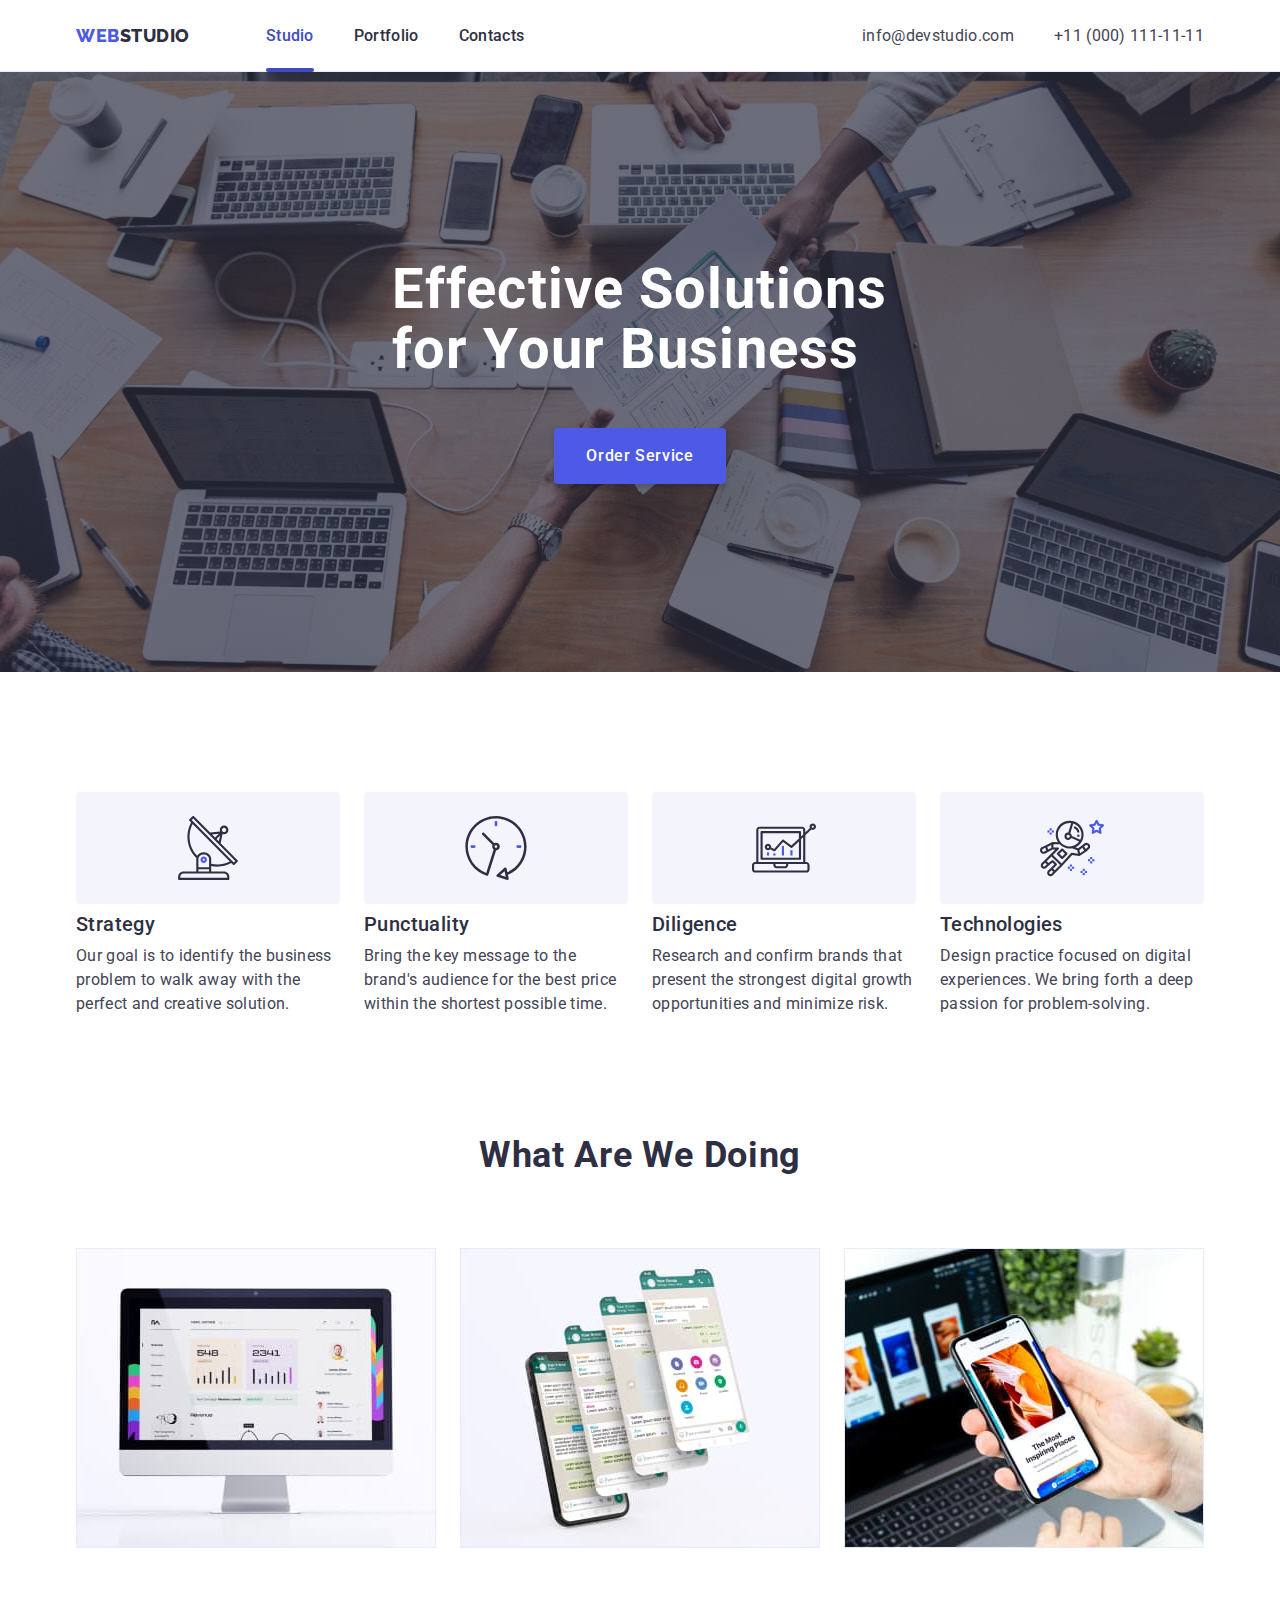
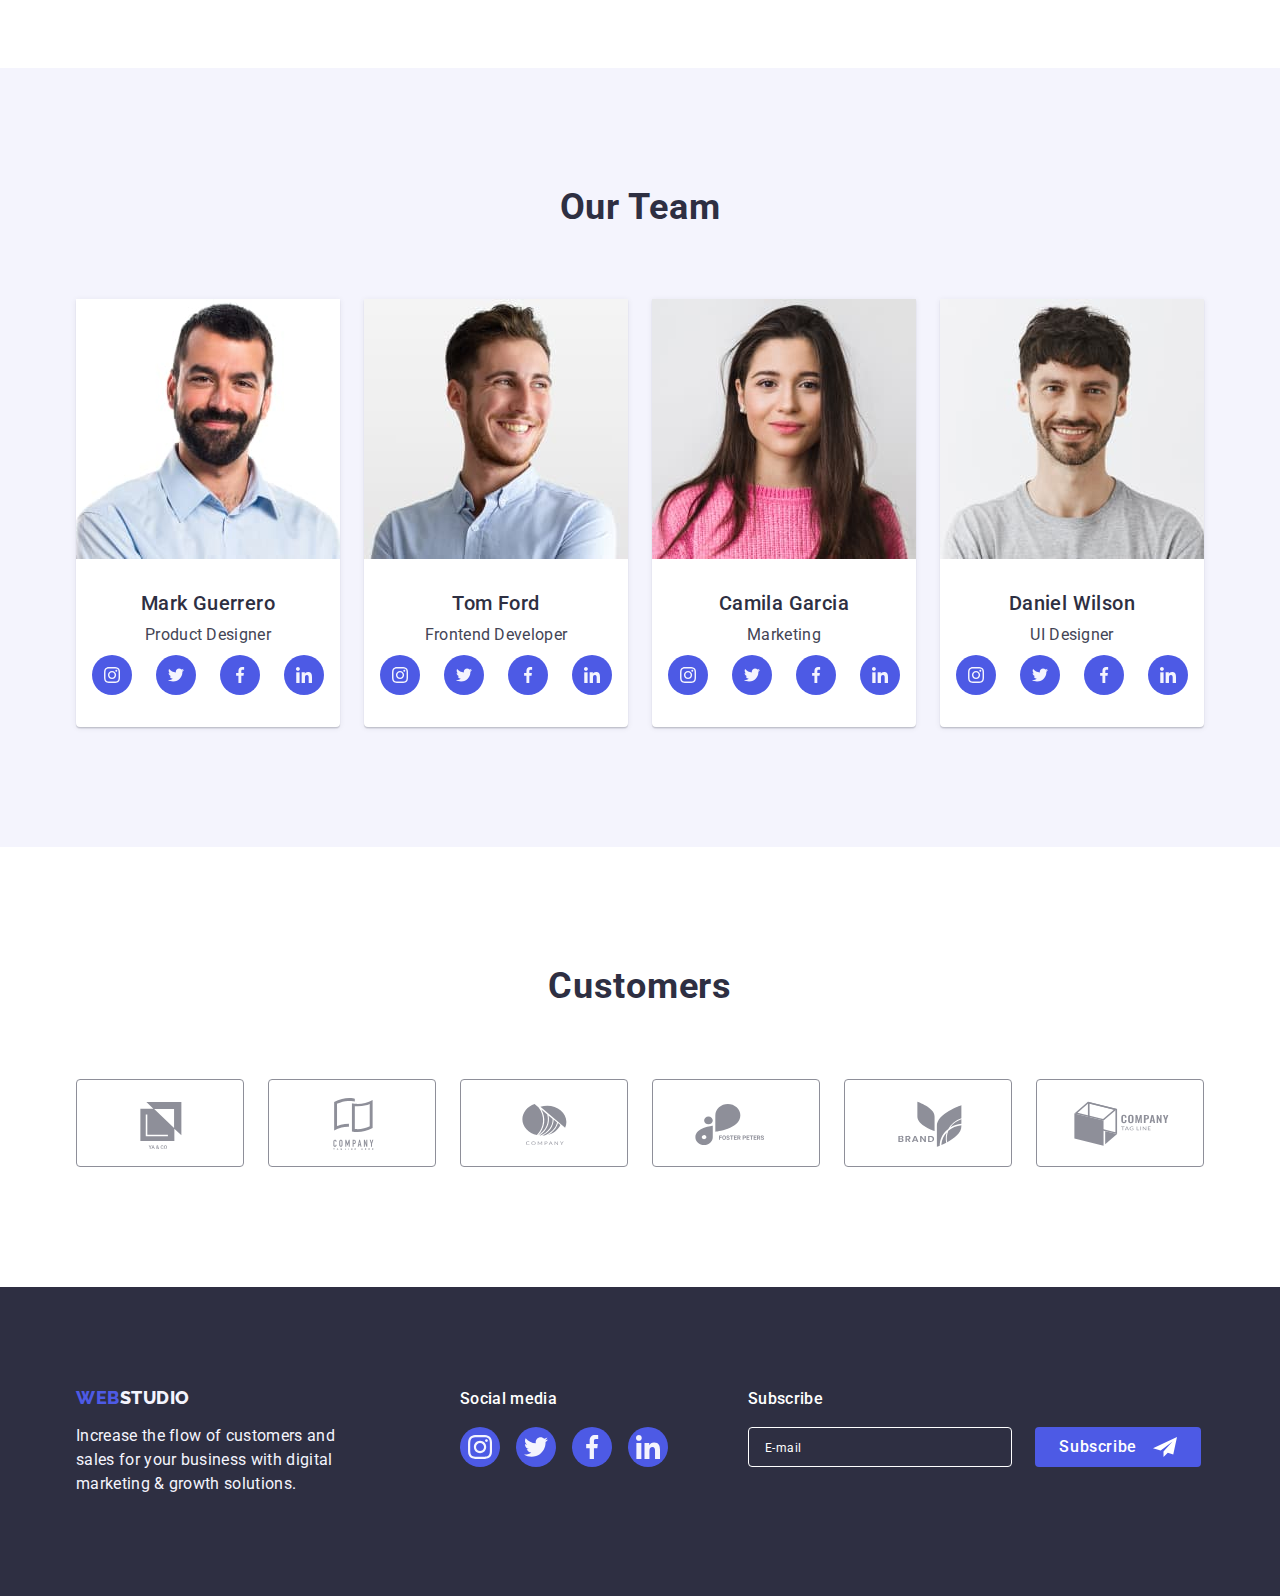
<file: index.html>
<!DOCTYPE html>
<html lang="en">
  <head>
    <meta charset="UTF-8" />
    <meta http-equiv="X-UA-Compatible" content="IE=edge" />
    <meta name="viewport" content="width=device-width, initial-scale=1.0" />
    <title>Studio</title>
    <link rel="preconnect" href="https://fonts.googleapis.com" />
    <link rel="preconnect" href="https://fonts.gstatic.com" crossorigin />
    <link
      href="https://fonts.googleapis.com/css2?family=Raleway:wght@800&family=Roboto:wght@400;500;700;900&display=swap"
      rel="stylesheet"
    />
    <link
      rel="stylesheet"
      href="https://cdn.jsdelivr.net/npm/modern-normalize@1.1.0/modern-normalize.min.css"
    />
    <link rel="stylesheet" href="./css/styles.css" />
  </head>
  <body>
    <!-- Header-->
    <header class="page-header">
      <div class="container page-header-container">
        <nav class="page-nav">
          <a class="logo-header link" href="./index.html"
            >Web<span class="accent-logo-header">Studio</span></a
          >
          <ul class="menu list">
            <li class="menu-item">
              <a class="menu-link link line-header" href="./index.html"
                >Studio</a
              >
            </li>
            <li class="menu-item">
              <a class="menu-link link" href="./portfolio.html">Portfolio</a>
            </li>
            <li class="menu-item">
              <a class="menu-link link" href="">Contacts</a>
            </li>
          </ul>
        </nav>
        <address class="contact-us list">
          <ul class="address-list list">
            <li>
              <a class="contact-us-link link" href="mailto:info@devstudio.com">
                info@devstudio.com</a
              >
            </li>
            <li>
              <a class="contact-us-link link" href="tel:+110001111111">
                +11 (000) 111-11-11</a
              >
            </li>
          </ul>
        </address>
      </div>
    </header>
    <main>
      <!--Hero-->
      <section class="hero">
        <div class="container hero-content">
          <h1 class="hero-title">Effective Solutions for Your Business</h1>
          <button class="button-primary" type="button" data-modal-open>
            Order Service
          </button>
        </div>
      </section>
      <!--Features-->
      <section class="section">
        <div class="container">
          <h2 class="visually-hidden">Features</h2>
          <ul class="features-list list">
            <li class="feature-content">
              <div class="feature-list-icon">
                <svg class="feature-icon" width="64" height="64">
                  <use href="./images/icon.svg#icon-antenna"></use>
                </svg>
              </div>

              <h3 class="subtitle feature">Strategy</h3>
              <p class="section-description">
                Our goal is to identify the business problem to walk away with
                the perfect and creative solution.
              </p>
            </li>
            <li class="feature-content">
              <div class="feature-list-icon">
                <svg class="feature-icon" width="64" height="64">
                  <use href="./images/icon.svg#icon-clock"></use>
                </svg>
              </div>
              <h3 class="subtitle feature">Punctuality</h3>
              <p class="section-description">
                Bring the key message to the brand's audience for the best price
                within the shortest possible time.
              </p>
            </li>
            <li class="feature-content">
              <div class="feature-list-icon">
                <svg class="feature-icon" width="64" height="64">
                  <use href="./images/icon.svg#icon-diagram"></use>
                </svg>
              </div>
              <h3 class="subtitle feature">Diligence</h3>
              <p class="section-description">
                Research and confirm brands that present the strongest digital
                growth opportunities and minimize risk.
              </p>
            </li>
            <li class="feature-content">
              <div class="feature-list-icon">
                <svg class="feature-icon" width="64" height="64">
                  <use href="./images/icon.svg#icon-astronaut"></use>
                </svg>
              </div>
              <h3 class="subtitle feature">Technologies</h3>
              <p class="section-description">
                Design practice focused on digital experiences. We bring forth a
                deep passion for problem-solving.
              </p>
            </li>
          </ul>
        </div>
      </section>
      <!--What are we doing-->
      <section class="section work">
        <div class="container">
          <h2 class="section-title">What are we doing</h2>
          <ul class="examples-content list">
            <li class="pictures">
              <img
                src="./images/img1.jpg"
                alt="personal computer"
                width="360"
              />
            </li>
            <li class="pictures">
              <img src="./images/img2.jpg" alt="mobile phone" width="360" />
            </li>
            <li class="pictures">
              <img
                src="./images/img3.jpg"
                alt="mobile and laptop"
                width="360"
              />
            </li>
          </ul>
        </div>
      </section>
      <!--Our team-->
      <section class="our-team section">
        <div class="container">
          <h2 class="section-title">Our Team</h2>
          <ul class="employees list">
            <li class="content">
              <img
                src="./images/mark-guerrero.jpg"
                alt="Mark Guerrero"
                width="264"
              />
              <div class="employees-wrapper">
                <h3 class="subtitle name-surname">Mark Guerrero</h3>
                <p class="section-description position">Product Designer</p>
                <ul class="social-list list">
                  <li class="social-list-item">
                    <a href class="social-list-link"
                      ><svg class="social-list-icon" width="16" height="16">
                        <use href="./images/icon.svg#icon-instagram"></use>
                      </svg>
                    </a>
                  </li>
                  <li class="social-list-item">
                    <a href class="social-list-link"
                      ><svg class="social-list-icon" width="16" height="16">
                        <use href="./images/icon.svg#icon-twitter"></use>
                      </svg>
                    </a>
                  </li>
                  <li class="social-list-item">
                    <a href class="social-list-link"
                      ><svg class="social-list-icon" width="16" height="16">
                        <use href="./images/icon.svg#icon-facebook"></use>
                      </svg>
                    </a>
                  </li>
                  <li class="social-list-item">
                    <a href class="social-list-link"
                      ><svg class="social-list-icon" width="16" height="16">
                        <use href="./images/icon.svg#icon-linkedin"></use>
                      </svg>
                    </a>
                  </li>
                </ul>
              </div>
            </li>

            <li class="content">
              <img src="./images/tom-ford.jpg" alt="Tom Ford" width="264" />
              <div class="employees-wrapper">
                <h3 class="subtitle name-surname">Tom Ford</h3>
                <p class="section-description position">Frontend Developer</p>
                <ul class="social-list list">
                  <li class="social-list-item">
                    <a href class="social-list-link"
                      ><svg class="social-list-icon" width="16" height="20">
                        <use href="./images/icon.svg#icon-instagram"></use>
                      </svg>
                    </a>
                  </li>
                  <li class="social-list-item">
                    <a href class="social-list-link"
                      ><svg class="social-list-icon" width="16" height="20">
                        <use href="./images/icon.svg#icon-twitter"></use>
                      </svg>
                    </a>
                  </li>
                  <li class="social-list-item">
                    <a href class="social-list-link"
                      ><svg class="social-list-icon" width="16" height="20">
                        <use href="./images/icon.svg#icon-facebook"></use>
                      </svg>
                    </a>
                  </li>
                  <li class="social-list-item">
                    <a href class="social-list-link"
                      ><svg class="social-list-icon" width="16" height="20">
                        <use href="./images/icon.svg#icon-linkedin"></use>
                      </svg>
                    </a>
                  </li>
                </ul>
              </div>
            </li>

            <li class="content">
              <img
                src="./images/camila-garcia.jpg"
                alt="Camila Garciao"
                width="264"
              />
              <div class="employees-wrapper">
                <h3 class="subtitle name-surname">Camila Garcia</h3>
                <p class="section-description position">Marketing</p>
                <ul class="social-list list">
                  <li class="social-list-item">
                    <a href class="social-list-link"
                      ><svg class="social-list-icon" width="16" height="20">
                        <use href="./images/icon.svg#icon-instagram"></use>
                      </svg>
                    </a>
                  </li>
                  <li class="social-list-item">
                    <a href class="social-list-link"
                      ><svg class="social-list-icon" width="16" height="20">
                        <use href="./images/icon.svg#icon-twitter"></use>
                      </svg>
                    </a>
                  </li>
                  <li class="social-list-item">
                    <a href class="social-list-link"
                      ><svg class="social-list-icon" width="16" height="20">
                        <use href="./images/icon.svg#icon-facebook"></use>
                      </svg>
                    </a>
                  </li>
                  <li class="social-list-item">
                    <a href class="social-list-link"
                      ><svg class="social-list-icon" width="16" height="20">
                        <use href="./images/icon.svg#icon-linkedin"></use>
                      </svg>
                    </a>
                  </li>
                </ul>
              </div>
            </li>

            <li class="content">
              <img
                src="./images/daniel-wilson.jpg"
                alt="Daniel Wilson"
                width="264"
              />
              <div class="employees-wrapper">
                <h3 class="subtitle name-surname">Daniel Wilson</h3>
                <p class="section-description position">UI Designer</p>
                <ul class="social-list list">
                  <li class="social-list-item">
                    <a href class="social-list-link"
                      ><svg class="social-list-icon" width="16" height="20">
                        <use href="./images/icon.svg#icon-instagram"></use>
                      </svg>
                    </a>
                  </li>
                  <li class="social-list-item">
                    <a href class="social-list-link"
                      ><svg class="social-list-icon" width="16" height="20">
                        <use href="./images/icon.svg#icon-twitter"></use>
                      </svg>
                    </a>
                  </li>
                  <li class="social-list-item">
                    <a href class="social-list-link"
                      ><svg class="social-list-icon" width="16" height="20">
                        <use href="./images/icon.svg#icon-facebook"></use>
                      </svg>
                    </a>
                  </li>
                  <li class="social-list-item">
                    <a href class="social-list-link"
                      ><svg class="social-list-icon" width="16" height="20">
                        <use href="./images/icon.svg#icon-linkedin"></use>
                      </svg>
                    </a>
                  </li>
                </ul>
              </div>
            </li>
          </ul>
        </div>
      </section>
      <!-- Customers -->
      <section class="section customers">
        <div class="container">
          <h2 class="section-title">Customers</h2>
          <ul class="customers-list list">
            <li class="customer-item">
              <a href class="customer-link"
                ><svg class="customer-icon" width="104" height="56">
                  <use href="./images/icon.svg#icon-Logo"></use>
                </svg>
              </a>
            </li>
            <li class="customer-item">
              <a href class="customer-link"
                ><svg class="customer-icon" width="104" height="56">
                  <use href="./images/icon.svg#icon-Logo-1"></use>
                </svg>
              </a>
            </li>
            <li class="customer-item">
              <a href class="customer-link"
                ><svg class="customer-icon" width="104" height="56">
                  <use href="./images/icon.svg#icon-Logo-2"></use>
                </svg>
              </a>
            </li>
            <li class="customer-item">
              <a href class="customer-link"
                ><svg class="customer-icon" width="104" height="56">
                  <use href="./images/icon.svg#icon-Logo-3"></use>
                </svg>
              </a>
            </li>
            <li class="customer-item">
              <a href class="customer-link"
                ><svg class="customer-icon" width="104" height="56">
                  <use href="./images/icon.svg#icon-Logo-4"></use>
                </svg>
              </a>
            </li>
            <li class="customer-item">
              <a href class="customer-link"
                ><svg class="customer-icon" width="104" height="56">
                  <use href="./images/icon.svg#icon-Logo-5"></use>
                </svg>
              </a>
            </li>
          </ul>
        </div>
      </section>
    </main>

    <!--Footer-->
    <footer class="footer">
      <div class="container footer-content">
        <div class="logo-text">
          <a class="logo-footer link" href="./index.html"
            >Web<span class="accent-logo-footer">Studio</span></a
          >
          <p class="footer-description">
            Increase the flow of customers and sales for your business with
            digital marketing & growth solutions.
          </p>
        </div>

        <div class="social-media-footer">
          <p class="social-media-title">Social media</p>
          <ul class="social-list-footer list">
            <li class="social-list-item">
              <a href class="social-list-link footer-accent"
                ><svg class="social-list-icon" width="24" height="24">
                  <use href="./images/icon.svg#icon-instagram"></use>
                </svg>
              </a>
            </li>
            <li class="social-list-item">
              <a href class="social-list-link footer-accent"
                ><svg class="social-list-icon" width="24" height="24">
                  <use href="./images/icon.svg#icon-twitter"></use>
                </svg>
              </a>
            </li>
            <li class="social-list-item">
              <a href class="social-list-link footer-accent"
                ><svg class="social-list-icon" width="24" height="24">
                  <use href="./images/icon.svg#icon-facebook"></use>
                </svg>
              </a>
            </li>
            <li class="social-list-item">
              <a href class="social-list-link footer-accent"
                ><svg class="social-list-icon" width="24" height="24">
                  <use href="./images/icon.svg#icon-linkedin"></use>
                </svg>
              </a>
            </li>
          </ul>
        </div>
        <form class="footer-subscribe">
          <p class="footer-subscribe-description">Subscribe</p>
          <div class="footer-subscribe-wrapper">
            <label class="footer-subscribe-field"
              ><input
                type="email"
                name="email"
                class="footer-form-input"
                placeholder="E-mail"
                required
            /></label>
            <button type="submit" class="footer-subscribe-btn">
              Subscribe
              <svg class="footer-subscreibe-btn-icon" width="24" height="24">
                <use href="./images/icon.svg#icon-subscribe-icon"></use>
              </svg>
            </button>
          </div>
        </form>
      </div>
    </footer>
    <div class="backdrop is-hidden" data-modal>
      <div class="modal">
        <button type="button" class="modal-close-btn" data-modal-close>
          <svg class="modal-close-btn-icon" width="8" height="8">
            <use href="images/icon.svg#icon-close-modal"></use>
          </svg>
        </button>

        <form class="modal-form">
          <p class="modal-form-text">
            Leave your contacts and we will call you back
          </p>
          <label class="modal-form-field"
            ><span class="modal-form-input-desc">Name</span>
            <span class="modal-form-input-wrapper">
              <input
                type="text"
                class="modal-form-input"
                name="user_name"
                required
                pattern="[a-zA-Zа-яА-ЯіІїЇ]+"
                minlength="2"
              />
              <svg class="modal-form-input-icon" width="18" height="18">
                <use href="./images/icon.svg#icon-user-name"></use>
              </svg>
            </span>
          </label>
          <label class="modal-form-field"
            ><span class="modal-form-input-desc">Phone</span>
            <span class="modal-form-input-wrapper">
              <input
                type="tel"
                class="modal-form-input"
                name="user_phone_number"
                required
                pattern="[0-9]{3}-[0-9]{3}-[0-9]{2}-[0-9]{2}"
                title="xxx-xxx-xx-xx"
              />
              <svg class="modal-form-input-icon" width="18" height="24">
                <use href="./images/icon.svg#icon-user-phone"></use>
              </svg>
            </span>
          </label>
          <label class="modal-form-field"
            ><span class="modal-form-input-desc">Email</span>
            <span class="modal-form-input-wrapper">
              <input
                type="email"
                class="modal-form-input"
                name="user_email"
                required
              />
              <svg class="modal-form-input-icon" width="18" height="24">
                <use href="./images/icon.svg#icon-user-email"></use>
              </svg>
            </span>
          </label>
          <label class="modal-form-field"
            ><span class="modal-form-input-desc">Comment</span>
            <textarea
              name="user_message"
              class="modal-form-message"
              placeholder="Text input"
            ></textarea>
          </label>
          <input
            id="user-policy"
            type="checkbox"
            name="user_policy"
            class="modal-form-check visually-hidden"
          />
          <label for="user-policy" class="modal-form-check-desc">
            <span class="modal-form-fake-checkbox">
              <svg class="modal-form-fake-checkbox-icon" width="10" height="8">
                <use href="./images/icon.svg#icon-checkbox"></use>
              </svg>
            </span>
            I accept the terms and conditions of the&nbsp;<a
              href=""
              class="modal-form-link"
              >Privacy Policy</a
            >
          </label>
          <button type="submit" class="modal-form-submit">Send</button>
        </form>
      </div>
    </div>
    <script src="./js/modal.js"></script>
  </body>
</html>
</file>
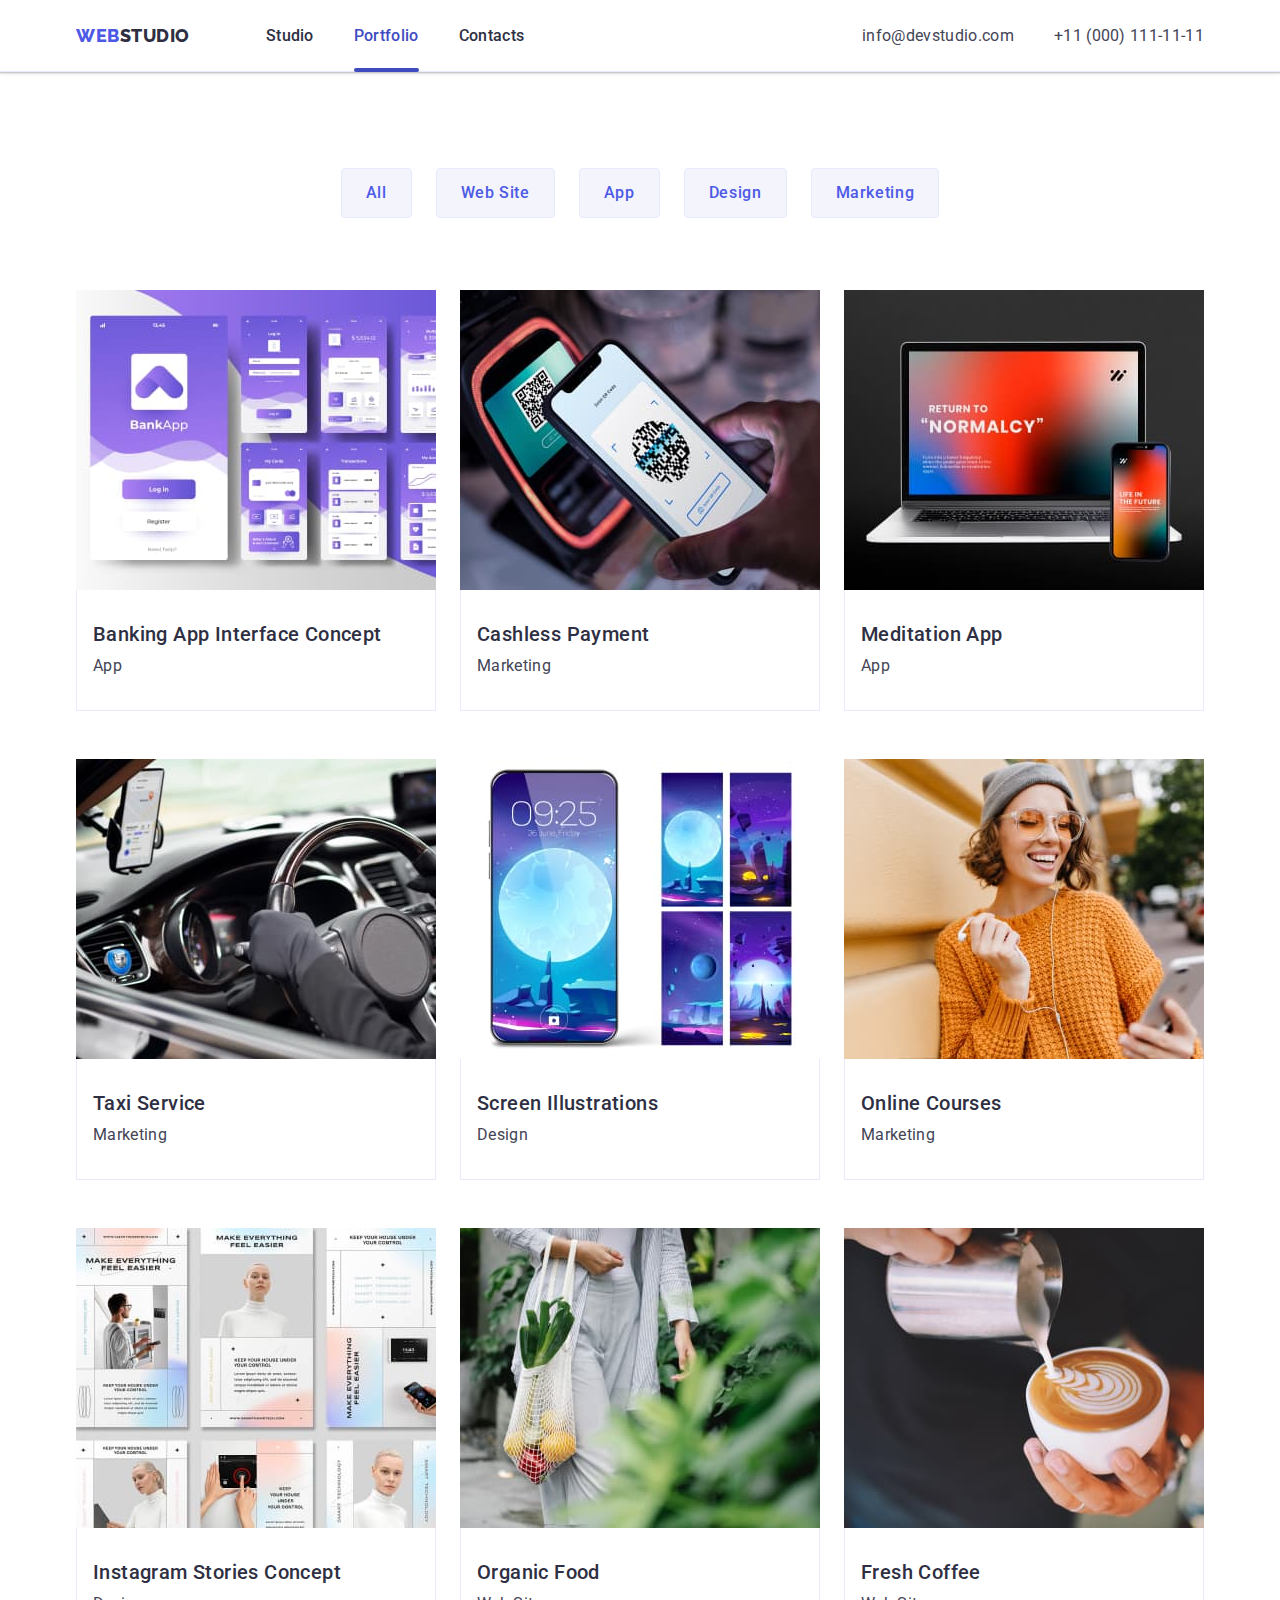
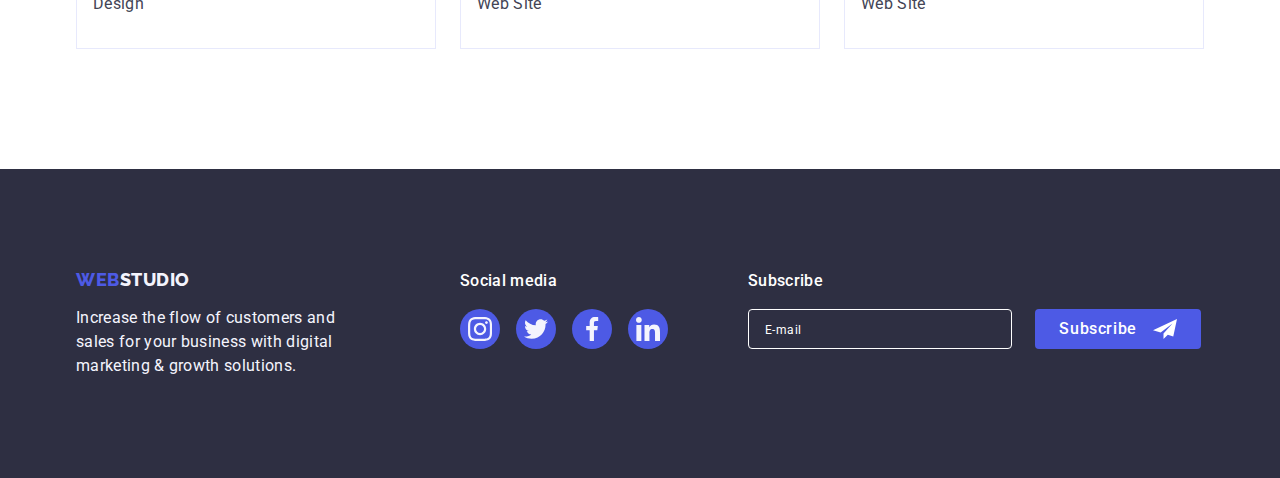
<file: portfolio.html>
<!DOCTYPE html>
<html lang="en">
  <head>
    <meta charset="UTF-8" />
    <meta http-equiv="X-UA-Compatible" content="IE=edge" />
    <meta name="viewport" content="width=device-width, initial-scale=1.0" />
    <title>Portfolio</title>
    <link rel="preconnect" href="https://fonts.googleapis.com" />
    <link rel="preconnect" href="https://fonts.gstatic.com" crossorigin />
    <link
      href="https://fonts.googleapis.com/css2?family=Raleway:wght@800&family=Roboto:wght@400;500;700;900&display=swap"
      rel="stylesheet"
    />
    <link
      rel="stylesheet"
      href="https://cdn.jsdelivr.net/npm/modern-normalize@1.1.0/modern-normalize.min.css"
    />
    <link rel="stylesheet" href="./css/styles.css" />
  </head>
  <body>
    <!-- Head of site-->
    <header class="page-header">
      <div class="container page-header-container">
        <nav class="page-nav">
          <a class="logo-header link" href="./index.html"
            >Web<span class="accent-logo-header">Studio</span></a
          >
          <ul class="menu list">
            <li class="menu-item">
              <a class="menu-link link" href="./index.html">Studio</a>
            </li>
            <li class="menu-item">
              <a class="menu-link link line-header" href="./portfolio.html"
                >Portfolio</a
              >
            </li>
            <li class="menu-item">
              <a class="menu-link link" href="">Contacts</a>
            </li>
          </ul>
        </nav>
        <address class="contact-us list">
          <ul class="address-list list">
            <li>
              <a class="contact-us-link link" href="mailto:info@devstudio.com">
                info@devstudio.com</a
              >
            </li>
            <li>
              <a class="contact-us-link link" href="tel:+110001111111">
                +11 (000) 111-11-11</a
              >
            </li>
          </ul>
        </address>
      </div>
    </header>
    <main>
      <!-- Top line buttons -->
      <section class="section-portfolio">
        <div class="container">
          <h1 class="visually-hidden">Our jobs</h1>
          <ul class="top-line-buttons list">
            <li><button class="button-secondary" type="button">All</button></li>
            <li>
              <button class="button-secondary" type="button">Web Site</button>
            </li>
            <li><button class="button-secondary" type="button">App</button></li>
            <li>
              <button class="button-secondary" type="button">Design</button>
            </li>
            <li>
              <button class="button-secondary" type="button">Marketing</button>
            </li>
          </ul>

          <!-- Our jobs -->

          <ul class="our-jobs list">
            <li class="our-jobs-content">
              <a href class="our-jobs-link link">
                <div class="our-jobs-img-wrapper">
                  <img
                    src="./images/banking-app.jpg"
                    alt="Banking application"
                    width="360"
                  />
                  <p class="overlay">
                    14 Stylish and User-Friendly App Design Concepts · Task
                    Manager App · Calorie Tracker App · Exotic Fruit Ecommerce
                    App · Cloud Storage App
                  </p>
                </div>

                <div class="our-jobs-wrapper">
                  <h2 class="subtitle">Banking App Interface Concept</h2>
                  <p class="section-description">App</p>
                </div>
              </a>
            </li>

            <li class="our-jobs-content">
              <a href class="our-jobs-link link">
                <div class="our-jobs-img-wrapper">
                  <img
                    src="./images/cashless-payment.jpg"
                    alt="Payment via qr-code"
                    width="360"
                  />
                  <p class="overlay">
                    14 Stylish and User-Friendly App Design Concepts · Task
                    Manager App · Calorie Tracker App · Exotic Fruit Ecommerce
                    App · Cloud Storage App
                  </p>
                </div>

                <div class="our-jobs-wrapper">
                  <h2 class="subtitle">Cashless Payment</h2>
                  <p class="section-description">Marketing</p>
                </div>
              </a>
            </li>

            <li class="our-jobs-content">
              <a href class="our-jobs-link link">
                <div class="our-jobs-img-wrapper">
                  <img
                    src="./images/meditation-app.jpg"
                    alt="Laptop and phone"
                    width="360"
                  />
                  <p class="overlay">
                    14 Stylish and User-Friendly App Design Concepts · Task
                    Manager App · Calorie Tracker App · Exotic Fruit Ecommerce
                    App · Cloud Storage App
                  </p>
                </div>

                <div class="our-jobs-wrapper">
                  <h2 class="subtitle">Meditation App</h2>
                  <p class="section-description">App</p>
                </div>
              </a>
            </li>

            <li class="our-jobs-content">
              <a href class="our-jobs-link link">
                <div class="our-jobs-img-wrapper">
                  <img
                    src="./images/taxi-service.jpg"
                    alt="Hands on wheel and phone"
                    width="360"
                  />
                  <p class="overlay">
                    14 Stylish and User-Friendly App Design Concepts · Task
                    Manager App · Calorie Tracker App · Exotic Fruit Ecommerce
                    App · Cloud Storage App
                  </p>
                </div>
                <div class="our-jobs-wrapper">
                  <h2 class="subtitle">Taxi Service</h2>
                  <p class="section-description">Marketing</p>
                </div>
              </a>
            </li>

            <li class="our-jobs-content">
              <a href class="our-jobs-link link">
                <div class="our-jobs-img-wrapper">
                  <img
                    src="./images/screen-illustrations.jpg"
                    alt="Phone with screen wallpapers"
                    width="360"
                  />
                  <p class="overlay">
                    14 Stylish and User-Friendly App Design Concepts · Task
                    Manager App · Calorie Tracker App · Exotic Fruit Ecommerce
                    App · Cloud Storage App
                  </p>
                </div>
                <div class="our-jobs-wrapper">
                  <h2 class="subtitle">Screen Illustrations</h2>
                  <p class="section-description">Design</p>
                </div>
              </a>
            </li>

            <li class="our-jobs-content">
              <a href class="our-jobs-link link">
                <div class="our-jobs-img-wrapper">
                  <img
                    src="./images/online-courses.jpg"
                    alt="Girl with phone"
                    width="360"
                  />
                  <p class="overlay">
                    14 Stylish and User-Friendly App Design Concepts · Task
                    Manager App · Calorie Tracker App · Exotic Fruit Ecommerce
                    App · Cloud Storage App
                  </p>
                </div>
                <div class="our-jobs-wrapper">
                  <h2 class="subtitle">Online Courses</h2>
                  <p class="section-description">Marketing</p>
                </div>
              </a>
            </li>

            <li class="our-jobs-content">
              <a href class="our-jobs-link link">
                <div class="our-jobs-img-wrapper">
                  <img
                    src="./images/instagram-stories.jpg"
                    alt="Examples of stories design"
                    width="360"
                  />
                  <p class="overlay">
                    14 Stylish and User-Friendly App Design Concepts · Task
                    Manager App · Calorie Tracker App · Exotic Fruit Ecommerce
                    App · Cloud Storage App
                  </p>
                </div>
                <div class="our-jobs-wrapper">
                  <h2 class="subtitle">Instagram Stories Concept</h2>
                  <p class="section-description">Design</p>
                </div>
              </a>
            </li>

            <li class="our-jobs-content">
              <a href class="our-jobs-link link">
                <div class="our-jobs-img-wrapper">
                  <img
                    src="./images/organic-food.jpg"
                    alt="Girl with food in bag"
                    width="360"
                  />
                  <p class="overlay">
                    14 Stylish and User-Friendly App Design Concepts · Task
                    Manager App · Calorie Tracker App · Exotic Fruit Ecommerce
                    App · Cloud Storage App
                  </p>
                </div>

                <div class="our-jobs-wrapper">
                  <h2 class="subtitle">Organic Food</h2>
                  <p class="section-description">Web Site</p>
                </div>
              </a>
            </li>

            <li class="our-jobs-content">
              <a href class="our-jobs-link link">
                <div class="our-jobs-img-wrapper">
                  <img
                    src="./images/fresh-coffee.jpg"
                    alt="Cup of coffee"
                    width="360"
                  />
                  <p class="overlay">
                    14 Stylish and User-Friendly App Design Concepts · Task
                    Manager App · Calorie Tracker App · Exotic Fruit Ecommerce
                    App · Cloud Storage App
                  </p>
                </div>
                <div class="our-jobs-wrapper">
                  <h2 class="subtitle">Fresh Coffee</h2>
                  <p class="section-description">Web Site</p>
                </div>
              </a>
            </li>
          </ul>
        </div>
      </section>
    </main>

    <!--Footer-->
    <footer class="footer">
      <div class="container footer-content">
        <div class="logo-text">
          <a class="logo-footer link" href="./index.html"
            >Web<span class="accent-logo-footer">Studio</span></a
          >
          <p class="footer-description">
            Increase the flow of customers and sales for your business with
            digital marketing & growth solutions.
          </p>
        </div>

        <div class="social-media-footer">
          <p class="social-media-title">Social media</p>
          <ul class="social-list-footer list">
            <li class="social-list-item">
              <a href class="social-list-link footer-accent"
                ><svg class="social-list-icon" width="24" height="24">
                  <use href="./images/icon.svg#icon-instagram"></use>
                </svg>
              </a>
            </li>
            <li class="social-list-item">
              <a href class="social-list-link footer-accent"
                ><svg class="social-list-icon" width="24" height="24">
                  <use href="./images/icon.svg#icon-twitter"></use>
                </svg>
              </a>
            </li>
            <li class="social-list-item">
              <a href class="social-list-link footer-accent"
                ><svg class="social-list-icon" width="24" height="24">
                  <use href="./images/icon.svg#icon-facebook"></use>
                </svg>
              </a>
            </li>
            <li class="social-list-item">
              <a href class="social-list-link footer-accent"
                ><svg class="social-list-icon" width="24" height="24">
                  <use href="./images/icon.svg#icon-linkedin"></use>
                </svg>
              </a>
            </li>
          </ul>
        </div>
        <form class="footer-subscribe">
          <p class="footer-subscribe-description">Subscribe</p>
          <div class="footer-subscribe-wrapper">
            <label class="footer-subscribe-field"
              ><input
                type="email"
                name="email"
                class="footer-form-input"
                placeholder="E-mail"
                required
            /></label>
            <button type="submit" class="footer-subscribe-btn">
              Subscribe
              <svg class="footer-subscreibe-btn-icon" width="24" height="24">
                <use href="./images/icon.svg#icon-subscribe-icon"></use>
              </svg>
            </button>
          </div>
        </form>
      </div>
    </footer>
  </body>
</html>
</file>
<file: css/styles.css>
:root {
  --primary-font: 'Roboto', sans-serif;
  --secondary-font: 'Raleway', sans-serif;
  --accent-color: #404bbf;

  --primary-text-color: #434455;
  --secondary-text-color: #2e2f42;
  --primary-white-color: #ffffff;
  --secondary-accent-color: #4d5ae5;
  --background-color: #f4f4fd;
  --background-color-hero: rgba(46, 47, 66, 0.7);
  --background-color-backdrop: rgba(46, 47, 66, 0.4);
  --border-color: #e7e9fc;
  --accent-green-color: #31d0aa;
  --customer-icon-color: #afb1b8;
  --transition-dur-and-func: 250ms cubic-bezier(0.4, 0, 0.2, 1);
}
h1,
h2,
h3,
h4,
p {
  margin-top: 0;
  margin-bottom: 0;
}

ul,
ol {
  margin-top: 0;
  margin-bottom: 0;
  padding-left: 0;
}

img {
  display: block;
  max-width: 100%;
}

button {
  cursor: pointer;
}
.list {
  list-style: none;
}
.link {
  text-decoration: none;
}

body {
  font-family: var(--primary-font);
  font-size: 16px;
  color: var(--primary-text-color);
  background-color: var(--primary-white-color);
}

.section {
  padding-top: 120px;
  padding-bottom: 120px;
}

.container {
  width: 1158px;
  margin-left: auto;
  margin-right: auto;
  padding-left: 15px;
  padding-right: 15px;
}

.visually-hidden {
  position: absolute;
  width: 1px;
  height: 1px;
  margin: -1px;
  border: 0;
  padding: 0;

  white-space: nowrap;
  clip-path: inset(100%);
  clip: rect(0 0 0 0);
  overflow: hidden;
}

/*-------------------- COMPONENTS--------------- */
.subtitle {
  margin-bottom: 8px;
  font-weight: 500;
  font-size: 20px;
  line-height: 1.2;

  letter-spacing: 0.02em;
  color: var(--secondary-text-color);
}

.section-description {
  line-height: 1.5;

  letter-spacing: 0.02em;
}

.button-primary {
  display: block;
  margin: auto;

  padding-top: 16px;
  padding-bottom: 16px;
  padding-left: 32px;
  padding-right: 32px;
  border-radius: 4px;
  min-width: 169px;
  height: 56px;
  font-family: inherit;
  font-size: 16px;
  font-weight: 500;
  line-height: 1.5;
  border: none;

  letter-spacing: 0.04em;

  color: var(--primary-white-color);
  background: var(--secondary-accent-color);
  box-shadow: 0px 4px 4px rgba(0, 0, 0, 0.15);
  transition: background-color var(--transition-dur-and-func);
}
.button-primary:hover,
.button-primary:focus {
  background-color: var(--accent-color);
}
.button-secondary {
  padding-top: 12px;
  padding-bottom: 12px;
  padding-left: 24px;
  padding-right: 24px;
  border: 1px solid var(--border-color);
  border-radius: 4px;
  font-family: inherit;
  font-size: 16px;
  font-weight: 500;
  line-height: 1.5;

  display: flex;
  align-items: center;
  text-align: center;
  letter-spacing: 0.04em;

  color: var(--secondary-accent-color);
  background: var(--background-color);
  transition: color var(--transition-dur-and-func),
    background-color var(--transition-dur-and-func),
    border var(--transition-dur-and-func),
    box-shadow var(--transition-dur-and-func);
}
.button-secondary:hover,
.button-secondary:focus {
  color: var(--primary-white-color);
  background-color: var(--accent-color);
  border: 1px solid transparent;
  box-shadow: 0px 3px 1px rgba(0, 0, 0, 0.1), 0px 2px 1px rgba(0, 0, 0, 0.08),
    0px 2px 2px rgba(0, 0, 0, 0.12);
}

.content {
  background-color: var(--primary-white-color);
}

/*-------------------- /COMPONENTS--------------- */
/*------------------ HEADER--------------- */
.page-header {
  padding-top: 23.5px;
  padding-bottom: 23.5px;
  border-bottom: 1px solid var(--border-color);
  box-shadow: 0px 2px 1px rgba(46, 47, 66, 0.08),
    0px 1px 1px rgba(46, 47, 66, 0.16), 0px 1px 6px rgba(46, 47, 66, 0.08);
}

.page-header-container {
  display: flex;
  align-items: center;
}
.page-nav {
  display: flex;
  align-items: center;
  margin-right: auto;
}
.menu {
  display: flex;
  align-items: center;
}
.menu-item:not(:last-child) {
  margin-right: 40px;
}

.menu-link {
  padding: 24px 0;
  font-weight: 500;
  line-height: 1.5;
  letter-spacing: 0.02em;

  color: var(--secondary-text-color);
  transition: color var(--transition-dur-and-func);
}

.menu-link:hover,
.menu-link:focus {
  color: var(--accent-color);
}

.line-header {
  position: relative;
  color: var(--accent-color);
}

.line-header::after {
  position: absolute;
  left: 0;
  bottom: -3px;
  display: block;
  width: 100%;
  height: 4px;
  border-radius: 2px;
  background-color: var(--accent-color);
  content: '';
}

.logo-header {
  margin-right: 76px;
  font-family: var(--secondary-font);
  font-weight: 800;
  font-size: 18px;
  line-height: 1.17;

  display: flex;
  align-items: center;
  letter-spacing: 0.03em;
  text-transform: uppercase;

  color: var(--secondary-accent-color);
}

.accent-logo-header {
  color: var(--secondary-text-color);
}

.address-list {
  display: flex;
  align-items: center;
  gap: 40px;
}
.contact-us {
  font-style: normal;
}

.contact-us-link {
  line-height: 1.5;
  letter-spacing: 0.02em;
  color: var(--primary-text-color);
  transition: color var(--transition-dur-and-func);
}

.contact-us-link:hover,
.contact-us-link:focus {
  color: var(--accent-color);
}

/*------------------ /HEADER--------------- */

/*-------------------- HERO--------------- */

.hero {
  padding-top: 188px;
  padding-bottom: 188px;
  background-image: linear-gradient(
      rgba(46, 47, 66, 0.7),
      rgba(46, 47, 66, 0.7)
    ),
    url(../images/bg.jpg);
  background-size: cover;
  background-color: var(--background-color-hero);
  background-repeat: no-repeat;
  background-position: center;
  max-width: 1440px;
  height: 600px;
  margin: auto;
}

.hero-title {
  margin: 0 auto 48px;
  max-width: 496px;
  font-weight: 700;
  font-size: 56px;
  line-height: 1.07;

  letter-spacing: 0.02em;

  color: var(--primary-white-color);
}

/*-------------------- /HERO--------------- */
/*-------------------- FEATURES--------------- */

.features-list {
  display: flex;
  gap: 24px;
}
.feature-content {
  flex-basis: calc((100% - 72px) / 4);
}
.feature-list-icon {
  display: flex;
  justify-content: center;
  align-items: center;
  width: 264px;
  height: 112px;
  margin-bottom: 8px;
  border-radius: 4px;
  background-color: var(--background-color);
}

/*-------------------- /FEATURES--------------- */

/*-------------------- WHAT ARE WE DOING--------------- */

.work {
  padding-top: 0;
}

.section-title {
  font-weight: 700;
  font-size: 36px;
  line-height: 1.1;

  text-align: center;
  letter-spacing: 0.02em;
  text-transform: capitalize;
  margin-bottom: 72px;

  color: var(--secondary-text-color);
}
.examples-content {
  display: flex;
  gap: 24px;
}
.pictures {
  flex-basis: calc((100% - 48px) / 3);
}

/*-------------------- /WHAT ARE WE DOING--------------- */

/*-------------------- OUR TEAM--------------- */

.our-team {
  background-color: var(--background-color);
}
.employees {
  display: flex;
  flex-wrap: wrap;
  gap: 24px;
  justify-content: center;
}
.content {
  flex-basis: calc((100% - 72px) / 4);
  box-shadow: 0px 2px 1px rgba(46, 47, 66, 0.08),
    0px 1px 1px rgba(46, 47, 66, 0.16), 0px 1px 6px rgba(46, 47, 66, 0.08);
  border-radius: 0px 0px 4px 4px;
}
.employees-wrapper {
  padding: 32px 0;
}
.name-surname {
  text-align: center;
}
.position {
  text-align: center;
  margin-bottom: 8px;
}
.social-list {
  display: flex;
  justify-content: center;
  gap: 24px;
}
.social-list-link {
  display: flex;
  justify-content: center;
  align-items: center;
  width: 40px;
  height: 40px;
  border-radius: 50%;
  background-color: var(--secondary-accent-color);
  transition: background-color var(--transition-dur-and-func);
}
.social-list-link:hover,
.social-list-link:focus {
  background-color: var(--accent-color);
}

.social-list-icon {
  fill: var(--background-color);
}
/*-------------------- /OUR TEAM--------------- */

/*-------------------- CUSTOMERS--------------- */
.customers-list {
  display: flex;
  flex-wrap: wrap;
  justify-content: center;
  gap: 24px;
}

.customer-link {
  display: flex;
  justify-content: center;
  align-items: center;
  width: 168px;
  height: 88px;
  border-radius: 4px;
  border: 1px solid currentColor;
  color: #8e8f99;
  transition: color var(--transition-dur-and-func);
}

.customer-link:hover,
.customer-link:focus {
  color: var(--accent-color);
}

.customer-icon {
  fill: currentColor;
  transition: fill var(--transition-dur-and-func);
}

/*-------------------- /CUSTOMERS--------------- */

/*-------------------- OUR JOBS--------------- */
.section-portfolio {
  padding-top: 96px;
  padding-bottom: 120px;
}

.top-line-buttons {
  display: flex;
  flex-direction: row;
  margin-bottom: 72px;
  justify-content: center;
  gap: 24px;
}

.our-jobs {
  display: flex;
  flex-wrap: wrap;
  column-gap: 24px;
  row-gap: 48px;
}

.our-jobs-content {
  flex-basis: calc((100% - 48px) / 3);
}

.our-jobs-link:hover .overlay,
.our-jobs-link:focus .overlay {
  transform: translate(0, 0);
}

.our-jobs-link {
  display: block;
  color: inherit;
  transition: box-shadow var(--transition-dur-and-func);
}
.our-jobs-link:hover,
.our-jobs-link:focus {
  box-shadow: 0px 1px 6px rgba(46, 47, 66, 0.08),
    0px 1px 1px rgba(46, 47, 66, 0.16), 0px 2px 1px rgba(46, 47, 66, 0.08);
}

.our-jobs-wrapper {
  border: 1px solid var(--border-color);
  border-top: none;
  padding-top: 32px;
  padding-bottom: 32px;
  padding-left: 16px;
  padding-right: 16px;
}

.our-jobs-img-wrapper {
  position: relative;
  overflow: hidden;
}

.overlay {
  position: absolute;
  left: 0;
  top: 0;
  width: 100%;
  height: 100%;
  overflow: auto;
  transform: translate(0, 100%);
  transition: transform var(--transition-dur-and-func);

  padding-top: 40px;
  padding-left: 32px;
  padding-right: 32px;

  color: var(--background-color);
  background-color: var(--secondary-accent-color);
  line-height: 1.5;
  letter-spacing: 0.02em;
}

/*-------------------- /OUR JOBS--------------- */

/*-------------------- FOOTER--------------- */

.footer {
  padding-top: 100px;
  padding-bottom: 100px;

  background-color: var(--secondary-text-color);
}

.logo-text {
  margin-right: 120px;
}

.logo-footer {
  display: inline-block;
  margin-bottom: 16px;
  font-family: var(--secondary-font);
  font-style: normal;
  font-weight: 800;
  font-size: 18px;
  line-height: 1.17;

  align-items: center;
  letter-spacing: 0.03em;
  text-transform: uppercase;

  color: var(--secondary-accent-color);
}
.footer-description {
  width: 264px;
  line-height: 1.5;

  letter-spacing: 0.02em;

  color: var(--background-color);
}
.accent-logo-footer {
  color: var(--background-color);
}

.social-media-footer {
  margin-right: 80px;
}

.social-media-title {
  margin-bottom: 16px;
  font-weight: 500;
  line-height: 1.5;
  letter-spacing: 0.02em;
  color: var(--primary-white-color);
}
.footer-content {
  display: flex;
}
.social-list-footer {
  display: flex;
  gap: 16px;
}

.footer-accent:hover,
.footer-accent:focus {
  background-color: var(--accent-green-color);
}
.footer-subscribe-description {
  margin-bottom: 16px;
  font-weight: 500;
  line-height: 1.5;
  letter-spacing: 0.02em;
  color: var(--primary-white-color);
}
.footer-subscribe-wrapper {
  display: flex;
  width: 453px;
  justify-content: space-between;
}
.footer-form-input {
  font-size: 16px;

  padding-left: 16px;
  align-items: center;
  width: 264px;
  height: 40px;
  border: 1px solid var(--primary-white-color);
  border-radius: 4px;
  color: var(--primary-white-color);
  background-color: var(--secondary-text-color);
}
.footer-form-input::placeholder {
  font-size: 12px;
  font-weight: 400;
  line-height: 2;
  letter-spacing: 0.04em;
  color: var(--primary-white-color);
}

.footer-subscribe-btn {
  padding-top: 8px;
  padding-bottom: 8px;
  padding-left: 24px;
  padding-right: 24px;
  gap: 16px;
  border: none;
  border-radius: 4px;
  font-family: inherit;
  font-size: 16px;
  font-weight: 500;
  line-height: 1.5;

  display: flex;
  align-items: center;
  text-align: center;
  letter-spacing: 0.04em;

  color: var(--primary-white-color);
  background: var(--secondary-accent-color);
  transition: background-color var(--transition-dur-and-func);
}

.footer-subscribe-btn:hover,
.footer-subscribe-btn:focus {
  background-color: var(--accent-green-color);
}
.footer-subscreibe-btn-icon {
  fill: var(--primary-white-color);
}

/*-------------------- /FOOTER--------------- */

/*-------------------- BACKDROP --------------- */
.backdrop {
  position: fixed;
  z-index: 100;
  top: 0;
  left: 0;
  width: 100%;
  height: 100%;
  background-color: var(--background-color-backdrop);
  transition: opacity var(--transition-dur-and-func),
    visibility var(--transition-dur-and-func);
}

.backdrop.is-hidden {
  opacity: 0;
  visibility: hidden;
  pointer-events: none;
}

/*-------------------- /BACKDROP --------------- */

/*-------------------- MODAL WINDOW --------------- */

.modal {
  position: absolute;
  top: 50%;
  left: 50%;
  transform: translate(-50%, -50%);
  width: 408px;
  height: 576px;
  background-color: rgba(252, 252, 252, 1);
  border-radius: 4px;
  box-shadow: 0px 1px 1px rgba(0, 0, 0, 0.14), 0px 1px 3px rgba(0, 0, 0, 0.12),
    0px 2px 1px rgba(0, 0, 0, 0.2);
  padding-top: 72px;
  padding-bottom: 24px;
  padding-left: 24px;
  padding-right: 24px;
}
.modal-close-btn {
  position: absolute;
  top: 24px;
  right: 24px;

  display: flex;
  justify-content: center;
  align-items: center;
  width: 24px;
  height: 24px;
  border-radius: 50%;
  background-color: var(--border-color);
  padding: 0;
  border: 1px solid rgba(0, 0, 0, 0.1);
  transition: border-color var(--transition-dur-and-func),
    background-color var(--transition-dur-and-func);
}
.modal-close-btn:hover,
.modal-close-btn:focus {
  border-color: var(--accent-color);
  background-color: var(--accent-color);
}
.modal-close-btn-icon {
  transition: fill var(--transition-dur-and-func);
}
.modal-close-btn:hover .modal-close-btn-icon,
.modal-close-btn:focus .modal-close-btn-icon {
  fill: var(--primary-white-color);
}
/*-------------------- /MODAL WINDOW --------------- */

/*-------------------- MODAL FORM ------------------ */

.modal-form {
  display: flex;
  flex-direction: column;
}
.modal-form-text {
  margin-bottom: 16px;
  font-size: 16px;
  font-weight: 500;
  line-height: 1.5;
  letter-spacing: 0.02em;
  color: var(--secondary-text-color);
}

.modal-form-input {
  width: 100%;
  height: 40px;
  border-radius: 4px;
  border: 1px solid var(--background-color-backdrop);
  padding-left: 34px;

  font-size: 18px;
  line-height: 1.17;
  letter-spacing: 0.04em;
  color: var(--secondary-text-color);
  transition: border-color var(--transition-dur-and-func);
}
.modal-form-input:focus {
  outline: none;
  border-color: var(--accent-color);
}
.modal-form-field {
  margin-bottom: 8px;
}

.modal-form-input-wrapper {
  display: block;
  position: relative;
}
.modal-form-input-desc {
  display: block;
  font-size: 12px;
  font-weight: 400;
  line-height: 1.17;
  letter-spacing: 0.04em;
  color: #8e8f99;
  margin-bottom: 4px;
}
.modal-form-input-icon {
  position: absolute;
  top: 50%;
  left: 16px;
  transform: translateY(-50%);
  transition: fill var(--transition-dur-and-func);
}
.modal-form-input:focus + .modal-form-input-icon {
  fill: var(--accent-color);
}

.modal-form-message {
  resize: none;
  width: 100%;
  height: 120px;
  padding: 8px 16px;
  border-radius: 4px;
  transition: border-color var(--transition-dur-and-func);
}
.modal-form-message:focus {
  outline: none;
  border-color: var(--accent-color);
}
.modal-form-message::placeholder {
  font-size: 12px;
  line-height: 1.17;
  letter-spacing: 0.04em;
  color: var(--background-color-backdrop);
}

.modal-form-check-desc {
  display: flex;
  align-items: center;
  margin-bottom: 24px;
  margin-top: 8px;
  font-size: 12px;
  line-height: 1.17;
  letter-spacing: 0.04em;
  color: rgba(142, 143, 153, 1);
}

.modal-form-check:checked + * .modal-form-fake-checkbox {
  background-color: var(--accent-color);
}
.modal-form-check:focus + * .modal-form-fake-checkbox {
  border: 1px solid var(--accent-color);
}
.modal-form-check:checked + * .modal-form-fake-checkbox-icon {
  opacity: 1;
}

.modal-form-fake-checkbox {
  display: flex;
  align-items: center;
  justify-content: center;
  width: 16px;
  height: 16px;
  border: 1px solid var(--background-color-backdrop);
  border-radius: 2px;
  cursor: pointer;
  margin-right: 8px;
}

.modal-form-fake-checkbox-icon {
  fill: var(--background-color);
  opacity: 0;
}

.modal-form-submit {
  display: block;
  margin: auto;

  padding-top: 16px;
  padding-bottom: 16px;
  padding-left: 32px;
  padding-right: 32px;
  border-radius: 4px;
  min-width: 169px;
  height: 56px;
  font-family: inherit;
  font-size: 16px;
  font-weight: 500;
  line-height: 1.5;
  border: none;

  letter-spacing: 0.04em;

  color: var(--primary-white-color);
  background: var(--secondary-accent-color);
  box-shadow: 0px 4px 4px rgba(0, 0, 0, 0.15);
  transition: background-color var(--transition-dur-and-func);
}
.modal-form-submit:hover,
.modal-form-submit:focus {
  background-color: var(--accent-color);
}
.modal-form-link {
  color: var(--secondary-accent-color);
}

/*-------------------- /MODAL FORM ----------------- */
</file>
